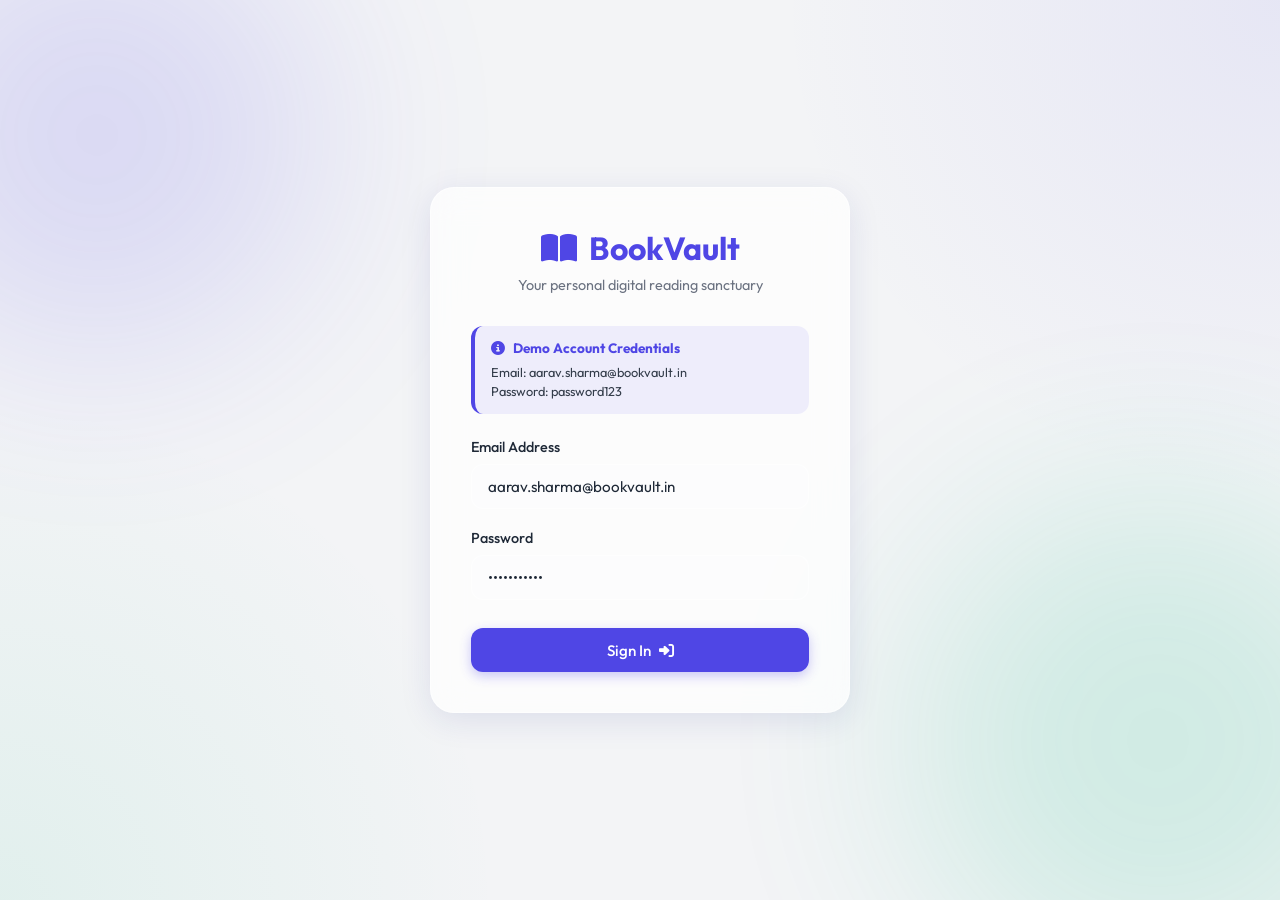
<file: library.html>
<!DOCTYPE html>
<html lang="en">
<head>
    <script>
        // Authentication Guard
        if (localStorage.getItem('bookvault_logged_in') !== 'true') {
            window.location.replace('login.html');
        }
    </script>
    <meta charset="UTF-8">
    <meta name="viewport" content="width=device-width, initial-scale=1.0">
    <title>BookVault | Library</title>
    <link rel="stylesheet" href="styles.css">
    <link rel="stylesheet" href="https://cdnjs.cloudflare.com/ajax/libs/font-awesome/6.4.0/css/all.min.css">
</head>
<body>

    <!-- Sidebar -->
    <aside class="sidebar glass" id="sidebar">
        <div class="logo">
            <i class="fas fa-book-open"></i> BookVault
        </div>
        <ul class="nav-links">
            <li class="nav-item"><a href="index.html"><i class="fas fa-chart-pie"></i> Dashboard</a></li>
            <li class="nav-item"><a href="library.html" class="active"><i class="fas fa-bookmark"></i> My Library</a></li>
            <li class="nav-item"><a href="profile.html"><i class="fas fa-user-circle"></i> My Profile</a></li>
        </ul>
    </aside>

    <!-- Main Content -->
    <main class="main-content">
        <!-- Topbar -->
        <header class="topbar">
            <div style="display: flex; align-items: center; gap: 1rem; flex: 1;">
                <button class="icon-btn menu-toggle" id="menu-toggle"><i class="fas fa-bars"></i></button>
                <div class="search-bar">
                    <i class="fas fa-search"></i>
                    <input type="text" id="search-input" placeholder="Search by title or author...">
                </div>
            </div>
            
            <div class="topbar-actions">
                <button class="icon-btn" id="theme-toggle"><i class="fas fa-moon"></i></button>
                <button class="btn btn-primary" id="add-book-btn"><i class="fas fa-plus"></i> Add Book</button>
                <a href="profile.html" class="profile-widget" id="profile-widget" style="text-decoration: none;">
                    <img src="user_avatar.png" alt="Aarav Sharma" class="profile-avatar">
                    <div class="profile-details">
                        <span class="profile-name">Aarav Sharma</span>
                        <span class="profile-role">Premium Member</span>
                    </div>
                </a>
            </div>
        </header>

        <!-- Library Controls -->
        <div class="library-controls">
            <div class="genre-filters" id="genre-filters">
                <span class="filter-badge active" data-genre="All">All</span>
                <span class="filter-badge" data-genre="Mythology">Mythology</span>
                <span class="filter-badge" data-genre="Fantasy">Fantasy</span>
                <span class="filter-badge" data-genre="Fiction">Fiction</span>
                <span class="filter-badge" data-genre="Non-Fiction">Non-Fiction</span>
                <span class="filter-badge" data-genre="Mystery">Mystery</span>
                <span class="filter-badge" data-genre="Science">Science</span>
                <span class="filter-badge" data-genre="Productivity">Productivity</span>
            </div>
            
            <div style="display: flex; gap: 1rem;">
                <select class="form-control" id="sort-select" style="width: auto; padding: 0.4rem 1rem;">
                    <option value="recent">Recently Added</option>
                    <option value="rating-high">Highest Rated</option>
                    <option value="rating-low">Lowest Rated</option>
                </select>
                <select class="form-control" id="status-filter" style="width: auto; padding: 0.4rem 1rem;">
                    <option value="All">All Status</option>
                    <option value="Currently Reading">Currently Reading</option>
                    <option value="Completed">Completed</option>
                    <option value="To Read">To Read</option>
                </select>
            </div>
        </div>

        <!-- Book Grid -->
        <div class="book-grid" id="book-grid">
            <!-- Rendered by JS -->
        </div>
    </main>

    <!-- Add/Edit Book Modal -->
    <div class="modal-overlay" id="book-modal">
        <div class="modal-content">
            <div class="modal-header">
                <h2 id="modal-title">Add New Book</h2>
                <button class="close-modal" id="close-modal">&times;</button>
            </div>
            <form id="book-form">
                <input type="hidden" id="book-id">
                
                <div class="form-group">
                    <label class="form-label">Title</label>
                    <input type="text" class="form-control" id="book-title" required>
                </div>
                
                <div class="form-group">
                    <label class="form-label">Author</label>
                    <input type="text" class="form-control" id="book-author" required>
                </div>

                <div style="display: grid; grid-template-columns: 1fr 1fr; gap: 1rem;">
                    <div class="form-group">
                        <label class="form-label">Genre</label>
                        <select class="form-control" id="book-genre" required>
                            <option value="Mythology">Mythology</option>
                            <option value="Fantasy">Fantasy</option>
                            <option value="Fiction">Fiction</option>
                            <option value="Non-Fiction">Non-Fiction</option>
                            <option value="Mystery">Mystery</option>
                            <option value="Science">Science</option>
                            <option value="Technology">Technology</option>
                            <option value="Biography">Biography</option>
                            <option value="Psychology">Psychology</option>
                            <option value="Philosophy">Philosophy</option>
                            <option value="Productivity">Productivity</option>
                            <option value="Self Help">Self Help</option>
                        </select>
                    </div>
                    <div class="form-group">
                        <label class="form-label">Status</label>
                        <select class="form-control" id="book-status">
                            <option value="To Read">To Read</option>
                            <option value="Currently Reading">Currently Reading</option>
                            <option value="Completed">Completed</option>
                        </select>
                    </div>
                </div>

                <div class="form-group">
                    <label class="form-label">Total Pages (Optional for progress)</label>
                    <input type="number" class="form-control" id="book-total-pages" min="1">
                </div>

                <div style="display: flex; justify-content: flex-end; gap: 1rem; margin-top: 1.5rem;">
                    <button type="button" class="btn btn-outline" id="cancel-modal">Cancel</button>
                    <button type="submit" class="btn btn-primary">Save Book</button>
                </div>
            </form>
        </div>
    </div>

    <!-- Book Details / Reading Tracker Modal -->
    <div class="modal-overlay" id="details-modal">
        <div class="modal-content">
            <div class="modal-header">
                <h2 id="details-title">Book Details</h2>
                <button class="close-modal" id="close-details-modal">&times;</button>
            </div>
            
            <div style="display: flex; gap: 1.5rem; margin-bottom: 1.5rem;">
                <div class="book-cover" style="width: 120px; height: 160px; font-size: 2rem; margin: 0;" id="details-cover">
                    <i class="fas fa-book"></i>
                </div>
                <div style="flex: 1;">
                    <h3 id="details-book-title" style="margin-bottom: 0.25rem;">Title</h3>
                    <p id="details-book-author" style="color: var(--text-secondary); margin-bottom: 1rem;">Author</p>
                    
                    <!-- Progress Section -->
                    <div style="margin-bottom: 1rem;">
                        <div style="display: flex; justify-content: space-between; font-size: 0.875rem;">
                            <span>Progress</span>
                            <span id="details-progress-text">0%</span>
                        </div>
                        <div class="progress-container">
                            <div class="progress-bar" id="details-progress-bar" style="width: 0%;"></div>
                        </div>
                        <div style="margin-top: 0.5rem; display: flex; gap: 0.5rem; align-items: center;">
                            <input type="number" id="details-pages-read" class="form-control" style="width: 80px; padding: 0.3rem;" min="0">
                            <span style="font-size: 0.875rem;">/ <span id="details-total-pages">0</span> pages</span>
                            <button class="btn btn-primary" id="update-progress-btn" style="padding: 0.3rem 0.6rem; font-size: 0.8rem;">Update</button>
                        </div>
                    </div>

                    <!-- Interactive Star Rating -->
                    <div>
                        <span style="font-size: 0.875rem; display: block; margin-bottom: 0.25rem;">Your Rating</span>
                        <div class="star-rating" id="details-stars" style="font-size: 1.25rem; cursor: pointer;">
                            <i class="far fa-star" data-val="1"></i>
                            <i class="far fa-star" data-val="2"></i>
                            <i class="far fa-star" data-val="3"></i>
                            <i class="far fa-star" data-val="4"></i>
                            <i class="far fa-star" data-val="5"></i>
                        </div>
                    </div>
                </div>
            </div>

            <!-- Reading Checklist Tracker -->
            <div style="background: rgba(0,0,0,0.05); padding: 1rem; border-radius: var(--radius-md); margin-bottom: 1.5rem;">
                <h4 style="margin-bottom: 0.75rem;">Reading Checklist</h4>
                <div style="display: grid; grid-template-columns: 1fr 1fr; gap: 0.5rem;">
                    <label style="display: flex; align-items: center; gap: 0.5rem; cursor: pointer;">
                        <input type="checkbox" class="tracker-check" value="Started"> Started
                    </label>
                    <label style="display: flex; align-items: center; gap: 0.5rem; cursor: pointer;">
                        <input type="checkbox" class="tracker-check" value="Currently Reading"> Currently Reading
                    </label>
                    <label style="display: flex; align-items: center; gap: 0.5rem; cursor: pointer;">
                        <input type="checkbox" class="tracker-check" value="Completed"> Completed
                    </label>
                    <label style="display: flex; align-items: center; gap: 0.5rem; cursor: pointer;">
                        <input type="checkbox" class="tracker-check" value="Revision Done"> Revision Done
                    </label>
                </div>
            </div>

            <!-- Notes Section -->
            <div class="form-group">
                <label class="form-label">Notes & Key Takeaways</label>
                <textarea class="form-control" id="details-notes" rows="4" placeholder="Write summaries, favorite quotes..."></textarea>
                <button class="btn btn-outline" id="save-notes-btn" style="margin-top: 0.5rem; width: 100%; justify-content: center;">Save Notes</button>
            </div>

        </div>
    </div>

    <script src="app.js"></script>
</body>
</html>
</file>
<file: styles.css>
/* css/styles.css */
@import url('https://fonts.googleapis.com/css2?family=Outfit:wght@300;400;500;600;700&display=swap');

:root {
  /* Light Theme Colors */
  --bg-color: #F3F4F6;
  --surface-color: rgba(255, 255, 255, 0.7);
  --glass-border: rgba(255, 255, 255, 0.5);
  --text-primary: #1F2937;
  --text-secondary: #6B7280;
  
  --primary-color: #4F46E5;
  --primary-hover: #4338CA;
  --accent-color: #10B981;
  --danger-color: #EF4444;
  --warning-color: #F59E0B;
  
  --shadow-sm: 0 1px 2px 0 rgba(0, 0, 0, 0.05);
  --shadow-md: 0 4px 6px -1px rgba(0, 0, 0, 0.1), 0 2px 4px -1px rgba(0, 0, 0, 0.06);
  --shadow-glass: 0 8px 32px 0 rgba(31, 38, 135, 0.1);
  
  --radius-sm: 0.375rem;
  --radius-md: 0.75rem;
  --radius-lg: 1rem;
  --radius-xl: 1.5rem;
}

[data-theme="dark"] {
  --bg-color: #111827;
  --surface-color: rgba(31, 41, 55, 0.7);
  --glass-border: rgba(255, 255, 255, 0.1);
  --text-primary: #F9FAFB;
  --text-secondary: #9CA3AF;
  --shadow-glass: 0 8px 32px 0 rgba(0, 0, 0, 0.3);
}

* {
  margin: 0;
  padding: 0;
  box-sizing: border-box;
  font-family: 'Outfit', sans-serif;
}

body {
  background-color: var(--bg-color);
  color: var(--text-primary);
  min-height: 100vh;
  display: flex;
  transition: background-color 0.3s ease, color 0.3s ease;
  overflow-x: hidden;
  /* subtle background gradient for glassmorphism */
  background-image: radial-gradient(circle at top right, rgba(79, 70, 229, 0.1), transparent 400px),
                    radial-gradient(circle at bottom left, rgba(16, 185, 129, 0.1), transparent 400px);
  background-attachment: fixed;
}

/* Glassmorphism Utility */
.glass {
  background: var(--surface-color);
  backdrop-filter: blur(12px);
  -webkit-backdrop-filter: blur(12px);
  border: 1px solid var(--glass-border);
  box-shadow: var(--shadow-glass);
}

/* Sidebar */
.sidebar {
  width: 260px;
  height: 100vh;
  position: fixed;
  left: 0;
  top: 0;
  display: flex;
  flex-direction: column;
  padding: 1.5rem;
  z-index: 100;
  transition: transform 0.3s ease;
  border-right: 1px solid var(--glass-border);
}

.logo {
  display: flex;
  align-items: center;
  gap: 0.75rem;
  font-size: 1.5rem;
  font-weight: 700;
  color: var(--primary-color);
  margin-bottom: 3rem;
}

.nav-links {
  list-style: none;
  display: flex;
  flex-direction: column;
  gap: 0.5rem;
}

.nav-item a {
  display: flex;
  align-items: center;
  gap: 1rem;
  padding: 0.875rem 1rem;
  color: var(--text-secondary);
  text-decoration: none;
  border-radius: var(--radius-md);
  font-weight: 500;
  transition: all 0.2s ease;
}

.nav-item a:hover {
  background: rgba(79, 70, 229, 0.1);
  color: var(--primary-color);
}

.nav-item a.active {
  background: var(--primary-color);
  color: white;
  box-shadow: 0 4px 12px rgba(79, 70, 229, 0.3);
}

/* Main Content */
.main-content {
  flex: 1;
  margin-left: 260px;
  padding: 2rem;
  min-height: 100vh;
  display: flex;
  flex-direction: column;
}

/* Topbar */
.topbar {
  display: flex;
  justify-content: space-between;
  align-items: center;
  margin-bottom: 2rem;
  gap: 1rem;
  position: relative;
  z-index: 101;
}

.search-bar {
  display: flex;
  align-items: center;
  background: var(--surface-color);
  border: 1px solid var(--glass-border);
  border-radius: var(--radius-lg);
  padding: 0.75rem 1.25rem;
  width: 100%;
  max-width: 400px;
  gap: 0.75rem;
  color: var(--text-secondary);
  backdrop-filter: blur(8px);
}

.search-bar input {
  border: none;
  background: transparent;
  outline: none;
  color: var(--text-primary);
  width: 100%;
  font-size: 0.95rem;
}

.topbar-actions {
  display: flex;
  align-items: center;
  gap: 1rem;
}

.icon-btn {
  background: var(--surface-color);
  border: 1px solid var(--glass-border);
  color: var(--text-primary);
  width: 40px;
  height: 40px;
  border-radius: 50%;
  display: flex;
  align-items: center;
  justify-content: center;
  cursor: pointer;
  transition: all 0.2s ease;
  backdrop-filter: blur(8px);
}

.icon-btn:hover {
  background: rgba(79, 70, 229, 0.1);
  color: var(--primary-color);
}

/* Buttons */
.btn {
  padding: 0.6rem 1.2rem;
  border-radius: var(--radius-md);
  font-weight: 500;
  cursor: pointer;
  border: none;
  transition: all 0.2s ease;
  display: inline-flex;
  align-items: center;
  gap: 0.5rem;
  font-size: 0.9rem;
}

.btn-primary {
  background: var(--primary-color);
  color: white;
  box-shadow: 0 4px 12px rgba(79, 70, 229, 0.3);
}

.btn-primary:hover {
  background: var(--primary-hover);
  transform: translateY(-2px);
}

.btn-outline {
  background: transparent;
  color: var(--primary-color);
  border: 1px solid var(--primary-color);
}

.btn-outline:hover {
  background: rgba(79, 70, 229, 0.1);
}

/* KPI Cards */
.kpi-grid {
  display: grid;
  grid-template-columns: repeat(auto-fit, minmax(200px, 1fr));
  gap: 1.5rem;
  margin-bottom: 2rem;
}

.kpi-card {
  padding: 1.5rem;
  border-radius: var(--radius-xl);
  display: flex;
  align-items: center;
  gap: 1rem;
}

.kpi-icon {
  width: 48px;
  height: 48px;
  border-radius: 50%;
  display: flex;
  align-items: center;
  justify-content: center;
  font-size: 1.25rem;
}

.kpi-info h3 {
  font-size: 0.875rem;
  color: var(--text-secondary);
  font-weight: 500;
}

.kpi-info p {
  font-size: 1.5rem;
  font-weight: 700;
  color: var(--text-primary);
  margin-top: 0.25rem;
}

/* Charts Area */
.charts-grid {
  display: grid;
  grid-template-columns: 2fr 1fr;
  gap: 1.5rem;
}

.chart-container {
  padding: 1.5rem;
  border-radius: var(--radius-xl);
}

.section-header {
  display: flex;
  justify-content: space-between;
  align-items: center;
  margin-bottom: 1rem;
}

.section-header h2 {
  font-size: 1.25rem;
  font-weight: 600;
}

/* Library Controls */
.library-controls {
  display: flex;
  justify-content: space-between;
  align-items: center;
  margin-bottom: 2rem;
  flex-wrap: wrap;
  gap: 1rem;
}

.genre-filters {
  display: flex;
  gap: 0.5rem;
  overflow-x: auto;
  padding-bottom: 0.5rem;
}

.filter-badge {
  padding: 0.4rem 1rem;
  border-radius: 2rem;
  background: var(--surface-color);
  border: 1px solid var(--glass-border);
  color: var(--text-secondary);
  font-size: 0.875rem;
  cursor: pointer;
  white-space: nowrap;
  transition: all 0.2s ease;
}

.filter-badge:hover, .filter-badge.active {
  background: var(--primary-color);
  color: white;
  border-color: var(--primary-color);
}

/* Book Grid */
.book-grid {
  display: grid;
  grid-template-columns: repeat(auto-fill, minmax(240px, 1fr));
  gap: 1.5rem;
}

.book-card {
  border-radius: var(--radius-xl);
  padding: 1.5rem;
  transition: transform 0.3s ease, box-shadow 0.3s ease;
  position: relative;
  display: flex;
  flex-direction: column;
  cursor: pointer;
}

.book-card:hover {
  transform: translateY(-5px);
  box-shadow: var(--shadow-md);
}

.book-cover {
  width: 100%;
  height: 200px;
  background: linear-gradient(135deg, rgba(79, 70, 229, 0.2), rgba(16, 185, 129, 0.2));
  border-radius: var(--radius-md);
  display: flex;
  align-items: center;
  justify-content: center;
  font-size: 3rem;
  color: var(--primary-color);
  margin-bottom: 1rem;
}

.book-title {
  font-size: 1.1rem;
  font-weight: 600;
  margin-bottom: 0.25rem;
  white-space: nowrap;
  overflow: hidden;
  text-overflow: ellipsis;
}

.book-author {
  font-size: 0.875rem;
  color: var(--text-secondary);
  margin-bottom: 1rem;
}

.book-meta {
  display: flex;
  justify-content: space-between;
  align-items: center;
  margin-top: auto;
  font-size: 0.875rem;
}

.status-tag {
  padding: 0.2rem 0.6rem;
  border-radius: 1rem;
  font-size: 0.75rem;
  font-weight: 500;
}

.status-tag.completed { background: rgba(16, 185, 129, 0.1); color: #10B981; }
.status-tag.reading { background: rgba(79, 70, 229, 0.1); color: #4F46E5; }
.status-tag.tbr { background: rgba(245, 158, 11, 0.1); color: #F59E0B; }

.star-rating {
  color: #FBBF24;
}

.book-actions {
  position: absolute;
  top: 1rem;
  right: 1rem;
  display: flex;
  gap: 0.5rem;
  opacity: 0;
  transition: opacity 0.2s ease;
}

.book-card:hover .book-actions {
  opacity: 1;
}

.action-icon {
  width: 30px;
  height: 30px;
  border-radius: 50%;
  background: var(--surface-color);
  backdrop-filter: blur(4px);
  display: flex;
  align-items: center;
  justify-content: center;
  color: var(--text-primary);
  font-size: 0.8rem;
}

.action-icon:hover {
  background: var(--text-primary);
  color: var(--bg-color);
}

/* Progress Bar */
.progress-container {
  width: 100%;
  height: 6px;
  background: var(--glass-border);
  border-radius: 3px;
  margin-top: 1rem;
  overflow: hidden;
}

.progress-bar {
  height: 100%;
  background: var(--primary-color);
  border-radius: 3px;
  transition: width 0.5s ease;
}

/* Modals */
.modal-overlay {
  position: fixed;
  top: 0;
  left: 0;
  width: 100%;
  height: 100%;
  background: rgba(0, 0, 0, 0.5);
  backdrop-filter: blur(4px);
  display: flex;
  align-items: center;
  justify-content: center;
  z-index: 1000;
  opacity: 0;
  pointer-events: none;
  transition: opacity 0.3s ease;
}

.modal-overlay.active {
  opacity: 1;
  pointer-events: all;
}

.modal-content {
  background: var(--surface-color);
  backdrop-filter: blur(16px);
  border: 1px solid var(--glass-border);
  border-radius: var(--radius-xl);
  padding: 2rem;
  width: 100%;
  max-width: 500px;
  transform: translateY(20px);
  transition: transform 0.3s ease;
  max-height: 90vh;
  overflow-y: auto;
}

.modal-overlay.active .modal-content {
  transform: translateY(0);
}

.modal-header {
  display: flex;
  justify-content: space-between;
  align-items: center;
  margin-bottom: 1.5rem;
}

.close-modal {
  background: transparent;
  border: none;
  font-size: 1.5rem;
  color: var(--text-secondary);
  cursor: pointer;
}

/* Forms */
.form-group {
  margin-bottom: 1rem;
}

.form-label {
  display: block;
  margin-bottom: 0.5rem;
  font-weight: 500;
  font-size: 0.9rem;
}

.form-control {
  width: 100%;
  padding: 0.75rem 1rem;
  border-radius: var(--radius-md);
  border: 1px solid var(--glass-border);
  background: rgba(255, 255, 255, 0.1);
  color: var(--text-primary);
  font-size: 0.95rem;
  outline: none;
  transition: border-color 0.2s;
}

.form-control:focus {
  border-color: var(--primary-color);
}

/* Toast */
.toast-container {
  position: fixed;
  bottom: 2rem;
  right: 2rem;
  display: flex;
  flex-direction: column;
  gap: 0.5rem;
  z-index: 2000;
}

.toast {
  background: var(--surface-color);
  backdrop-filter: blur(12px);
  border: 1px solid var(--glass-border);
  border-radius: var(--radius-md);
  padding: 1rem 1.5rem;
  display: flex;
  align-items: center;
  gap: 0.75rem;
  box-shadow: var(--shadow-md);
  animation: slideIn 0.3s ease forwards;
}

.toast-success { border-left: 4px solid var(--accent-color); }
.toast-error { border-left: 4px solid var(--danger-color); }

@keyframes slideIn {
  from { transform: translateX(100%); opacity: 0; }
  to { transform: translateX(0); opacity: 1; }
}
@keyframes fadeOut {
  to { opacity: 0; }
}

.toast.fade-out {
  animation: fadeOut 0.3s ease forwards;
}

/* Responsive */
.menu-toggle {
  display: none;
}

@media (max-width: 992px) {
  .charts-grid {
    grid-template-columns: 1fr;
  }
}

@media (max-width: 768px) {
  .sidebar {
    transform: translateX(-100%);
  }
  
  .sidebar.active {
    transform: translateX(0);
  }

  .main-content {
    margin-left: 0;
  }

  .menu-toggle {
    display: flex;
  }
}

/* User Profile Widget */
.profile-widget {
  display: flex;
  align-items: center;
  gap: 0.75rem;
  background: var(--surface-color);
  backdrop-filter: blur(8px);
  border: 1px solid var(--glass-border);
  border-radius: 2rem;
  padding: 0.35rem 1rem 0.35rem 0.5rem;
  cursor: pointer;
  position: relative;
  transition: all 0.2s ease;
  user-select: none;
}

.profile-widget:hover {
  background: rgba(79, 70, 229, 0.05);
  border-color: var(--primary-color);
}

.profile-widget.active {
  background: rgba(79, 70, 229, 0.08);
  border-color: var(--primary-color);
}

.profile-avatar {
  width: 32px;
  height: 32px;
  border-radius: 50%;
  object-fit: cover;
  border: 1px solid var(--glass-border);
}

.profile-details {
  display: flex;
  flex-direction: column;
  line-height: 1.2;
}

.profile-name {
  font-size: 0.85rem;
  font-weight: 600;
  color: var(--text-primary);
}

.profile-role {
  font-size: 0.7rem;
  color: var(--text-secondary);
}

.profile-chevron {
  font-size: 0.75rem;
  color: var(--text-secondary);
  transition: transform 0.2s ease;
}

.profile-widget.active .profile-chevron {
  transform: rotate(180deg);
}

/* Profile Dropdown Menu */
.profile-dropdown {
  position: absolute;
  top: calc(100% + 8px);
  right: 0;
  width: 240px;
  background: var(--surface-color);
  backdrop-filter: blur(16px);
  -webkit-backdrop-filter: blur(16px);
  border: 1px solid var(--glass-border);
  border-radius: var(--radius-lg);
  box-shadow: var(--shadow-glass);
  padding: 0.75rem;
  display: flex;
  flex-direction: column;
  gap: 0.25rem;
  opacity: 0;
  transform: translateY(10px);
  pointer-events: none;
  transition: all 0.2s cubic-bezier(0.16, 1, 0.3, 1);
  z-index: 1000;
}

.profile-dropdown.active {
  opacity: 1;
  transform: translateY(0);
  pointer-events: all;
}

.dropdown-header {
  padding: 0.5rem 0.75rem;
  display: flex;
  flex-direction: column;
}

.dropdown-user-name {
  font-size: 0.9rem;
  font-weight: 600;
  color: var(--text-primary);
}

.dropdown-user-email {
  font-size: 0.75rem;
  color: var(--text-secondary);
  word-break: break-all;
}

.dropdown-divider {
  border: 0;
  border-top: 1px solid var(--glass-border);
  margin: 0.4rem 0;
}

.dropdown-item {
  display: flex;
  align-items: center;
  gap: 0.75rem;
  padding: 0.6rem 0.75rem;
  color: var(--text-primary);
  text-decoration: none;
  font-size: 0.85rem;
  border-radius: var(--radius-md);
  transition: all 0.15s ease;
  font-weight: 500;
}

.dropdown-item i {
  width: 16px;
  text-align: center;
  font-size: 0.95rem;
  color: var(--text-secondary);
}

.dropdown-item:hover {
  background: rgba(79, 70, 229, 0.1);
  color: var(--primary-color);
}

.dropdown-item:hover i {
  color: var(--primary-color);
}

.dropdown-item.logout-item {
  color: var(--danger-color);
}

.dropdown-item.logout-item i {
  color: var(--danger-color);
}

.dropdown-item.logout-item:hover {
  background: rgba(239, 68, 68, 0.1);
}

/* Responsive Profile */
@media (max-width: 576px) {
  .profile-details,
  .profile-chevron {
    display: none;
  }
  .profile-widget {
    padding: 0.25rem;
  }
}

/* Login Page Styles */
.login-wrapper {
  min-height: 100vh;
  width: 100%;
  display: flex;
  align-items: center;
  justify-content: center;
  position: relative;
  overflow: hidden;
  background-color: var(--bg-color);
  padding: 1.5rem;
  /* background gradients */
  background-image: radial-gradient(circle at top right, rgba(79, 70, 229, 0.08), transparent 500px),
                    radial-gradient(circle at bottom left, rgba(16, 185, 129, 0.08), transparent 500px);
  background-attachment: fixed;
}

.bg-blob {
  position: absolute;
  border-radius: 50%;
  filter: blur(100px);
  opacity: 0.15;
  z-index: 1;
  animation: float-blob 20s infinite alternate ease-in-out;
}

.blob-1 {
  top: -10%;
  left: -10%;
  width: 450px;
  height: 450px;
  background: var(--primary-color);
}

.blob-2 {
  bottom: -10%;
  right: -10%;
  width: 500px;
  height: 500px;
  background: var(--accent-color);
}

@keyframes float-blob {
  0% { transform: translate(0, 0) scale(1); }
  50% { transform: translate(50px, 30px) scale(1.1); }
  100% { transform: translate(-20px, -50px) scale(0.9); }
}

.login-card {
  z-index: 10;
  width: 100%;
  max-width: 420px;
  padding: 2.5rem;
  border-radius: var(--radius-xl);
  background: var(--surface-color);
  backdrop-filter: blur(16px);
  -webkit-backdrop-filter: blur(16px);
  border: 1px solid var(--glass-border);
  box-shadow: var(--shadow-glass);
  animation: card-appear 0.5s cubic-bezier(0.16, 1, 0.3, 1) forwards;
}

@keyframes card-appear {
  from { transform: translateY(20px); opacity: 0; }
  to { transform: translateY(0); opacity: 1; }
}

.login-header {
  text-align: center;
  margin-bottom: 2rem;
}

.login-logo {
  display: flex;
  align-items: center;
  justify-content: center;
  gap: 0.75rem;
  font-size: 2rem;
  font-weight: 700;
  color: var(--primary-color);
  margin-bottom: 0.5rem;
}

.login-subtitle {
  color: var(--text-secondary);
  font-size: 0.9rem;
}

.demo-credentials {
  background: rgba(79, 70, 229, 0.08);
  border-left: 4px solid var(--primary-color);
  padding: 0.8rem 1rem;
  border-radius: var(--radius-md);
  margin-bottom: 1.5rem;
  font-size: 0.85rem;
  color: var(--text-primary);
  line-height: 1.5;
}

.demo-credentials strong {
  color: var(--primary-color);
}

.login-form .form-group {
  margin-bottom: 1.25rem;
}

.login-form .btn {
  width: 100%;
  padding: 0.8rem;
  justify-content: center;
  font-size: 0.95rem;
  margin-top: 0.5rem;
}

/* Profile Page Styles */
.profile-container {
  display: grid;
  grid-template-columns: 320px 1fr;
  gap: 2rem;
  width: 100%;
  animation: profile-appear 0.5s cubic-bezier(0.16, 1, 0.3, 1) forwards;
}

@keyframes profile-appear {
  from { transform: translateY(15px); opacity: 0; }
  to { transform: translateY(0); opacity: 1; }
}

@media (max-width: 992px) {
  .profile-container {
    grid-template-columns: 1fr;
  }
}

.profile-card {
  padding: 2.5rem 2rem;
  text-align: center;
  display: flex;
  flex-direction: column;
  align-items: center;
}

.profile-card-avatar-wrapper {
  position: relative;
  width: 120px;
  height: 120px;
  margin-bottom: 1.5rem;
}

.profile-card-avatar {
  width: 120px;
  height: 120px;
  border-radius: 50%;
  object-fit: cover;
  border: 3px solid var(--primary-color);
  box-shadow: 0 8px 16px rgba(79, 70, 229, 0.2);
}

.profile-card-name {
  font-size: 1.5rem;
  font-weight: 700;
  color: var(--text-primary);
  margin-bottom: 0.25rem;
}

.profile-card-email {
  font-size: 0.9rem;
  color: var(--text-secondary);
  margin-bottom: 1rem;
  word-break: break-all;
}

.profile-badge {
  display: inline-block;
  padding: 0.35rem 1rem;
  background: rgba(79, 70, 229, 0.1);
  color: var(--primary-color);
  border-radius: 2rem;
  font-size: 0.8rem;
  font-weight: 600;
  margin-bottom: 1.5rem;
}

.profile-meta-info {
  width: 100%;
  border-top: 1px solid var(--glass-border);
  padding-top: 1.5rem;
  display: flex;
  flex-direction: column;
  gap: 0.75rem;
  text-align: left;
}

.profile-meta-row {
  display: flex;
  justify-content: space-between;
  font-size: 0.85rem;
}

.profile-meta-label {
  color: var(--text-secondary);
}

.profile-meta-value {
  font-weight: 500;
  color: var(--text-primary);
}

/* Profile Actions List */
.profile-actions-list {
  display: flex;
  flex-direction: column;
  gap: 0.75rem;
  width: 100%;
  margin-top: 1.5rem;
}

.profile-action-card-item {
  display: flex;
  align-items: center;
  gap: 1rem;
  padding: 1rem 1.25rem;
  background: var(--surface-color);
  border: 1px solid var(--glass-border);
  border-radius: var(--radius-lg);
  color: var(--text-primary);
  text-decoration: none;
  font-weight: 600;
  font-size: 0.95rem;
  transition: all 0.2s ease;
  cursor: pointer;
}

.profile-action-card-item i {
  font-size: 1.2rem;
  color: var(--primary-color);
  width: 24px;
  text-align: center;
}

.profile-action-card-item:hover {
  transform: translateY(-2px);
  border-color: var(--primary-color);
  background: rgba(79, 70, 229, 0.05);
  box-shadow: 0 4px 12px rgba(79, 70, 229, 0.08);
}

.profile-action-card-item.danger-action {
  border-color: rgba(239, 68, 68, 0.2);
  color: var(--danger-color);
}

.profile-action-card-item.danger-action i {
  color: var(--danger-color);
}

.profile-action-card-item.danger-action:hover {
  border-color: var(--danger-color);
  background: rgba(239, 68, 68, 0.05);
  box-shadow: 0 4px 12px rgba(239, 68, 68, 0.08);
}

.profile-form-grid {
  display: grid;
  grid-template-columns: 1fr 1fr;
  gap: 1.5rem;
}

@media (max-width: 768px) {
  .profile-form-grid {
    grid-template-columns: 1fr;
    gap: 1rem;
  }
}
</file>
